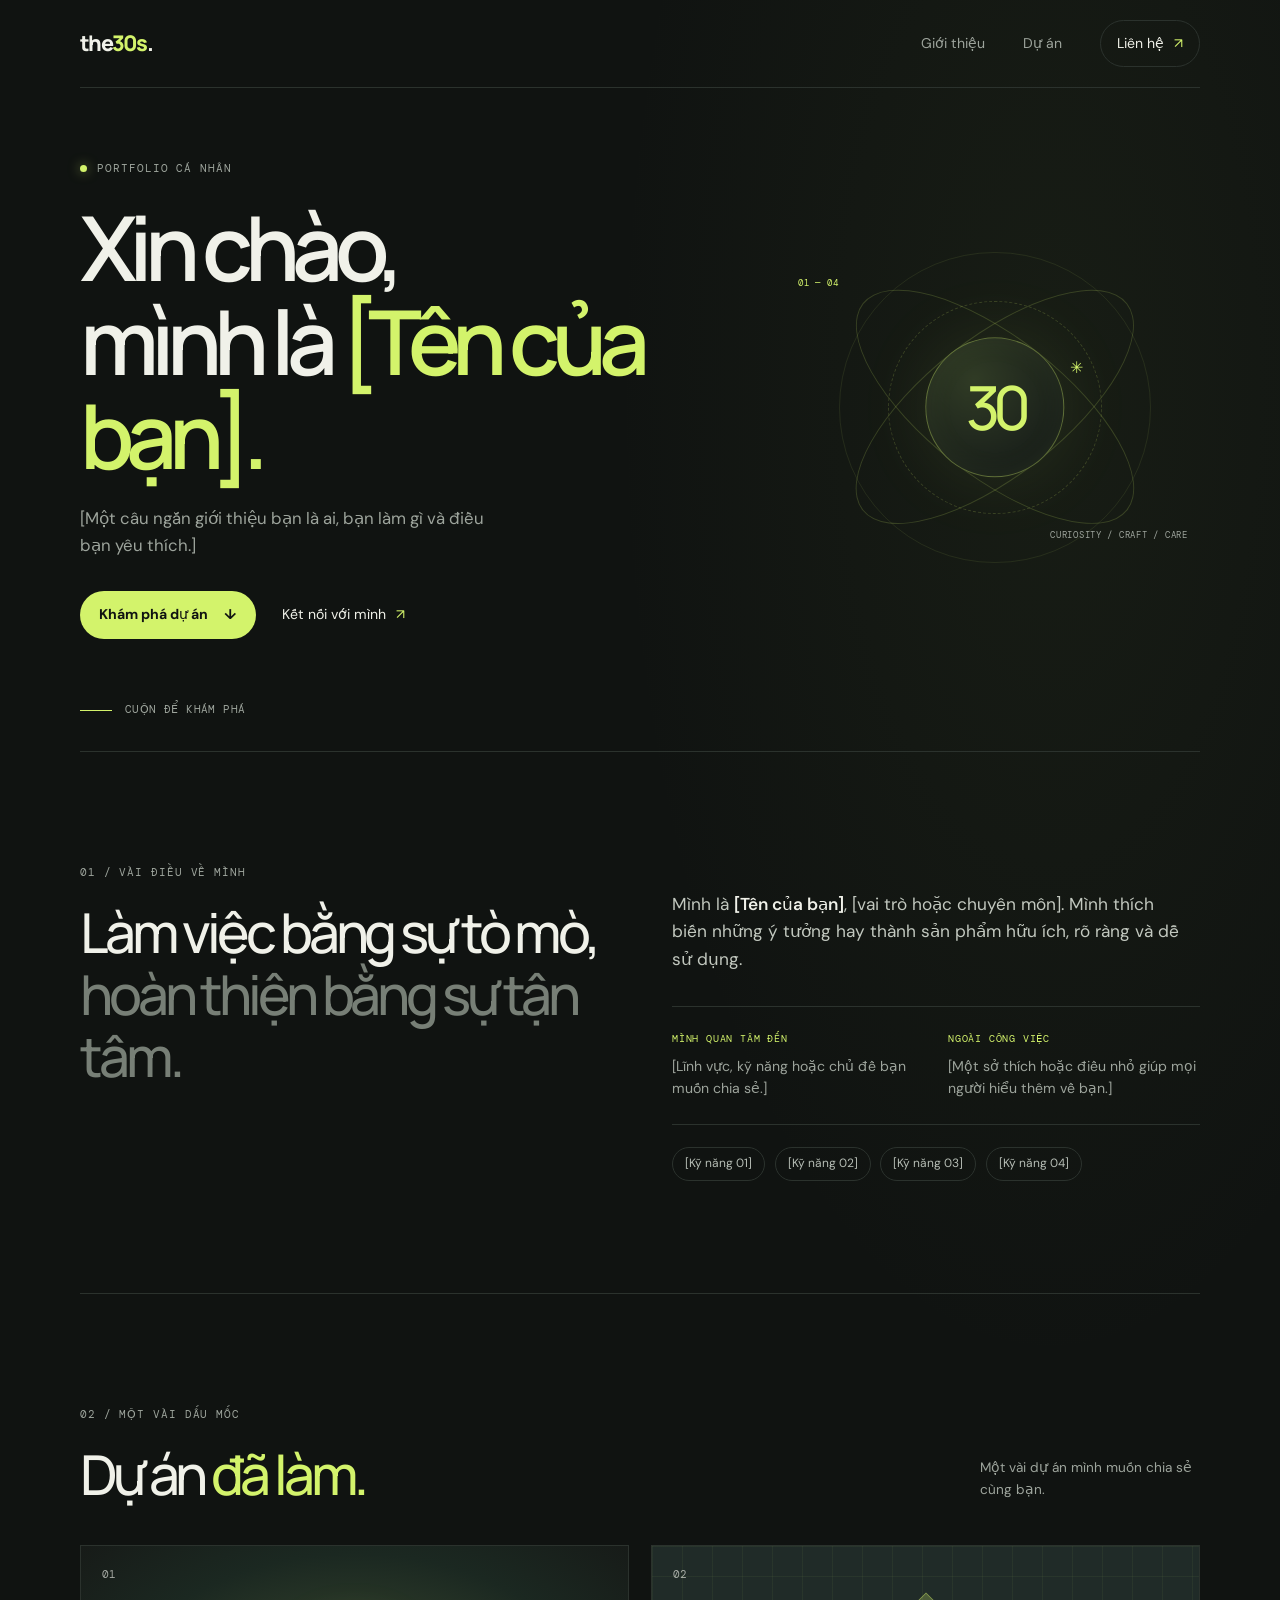
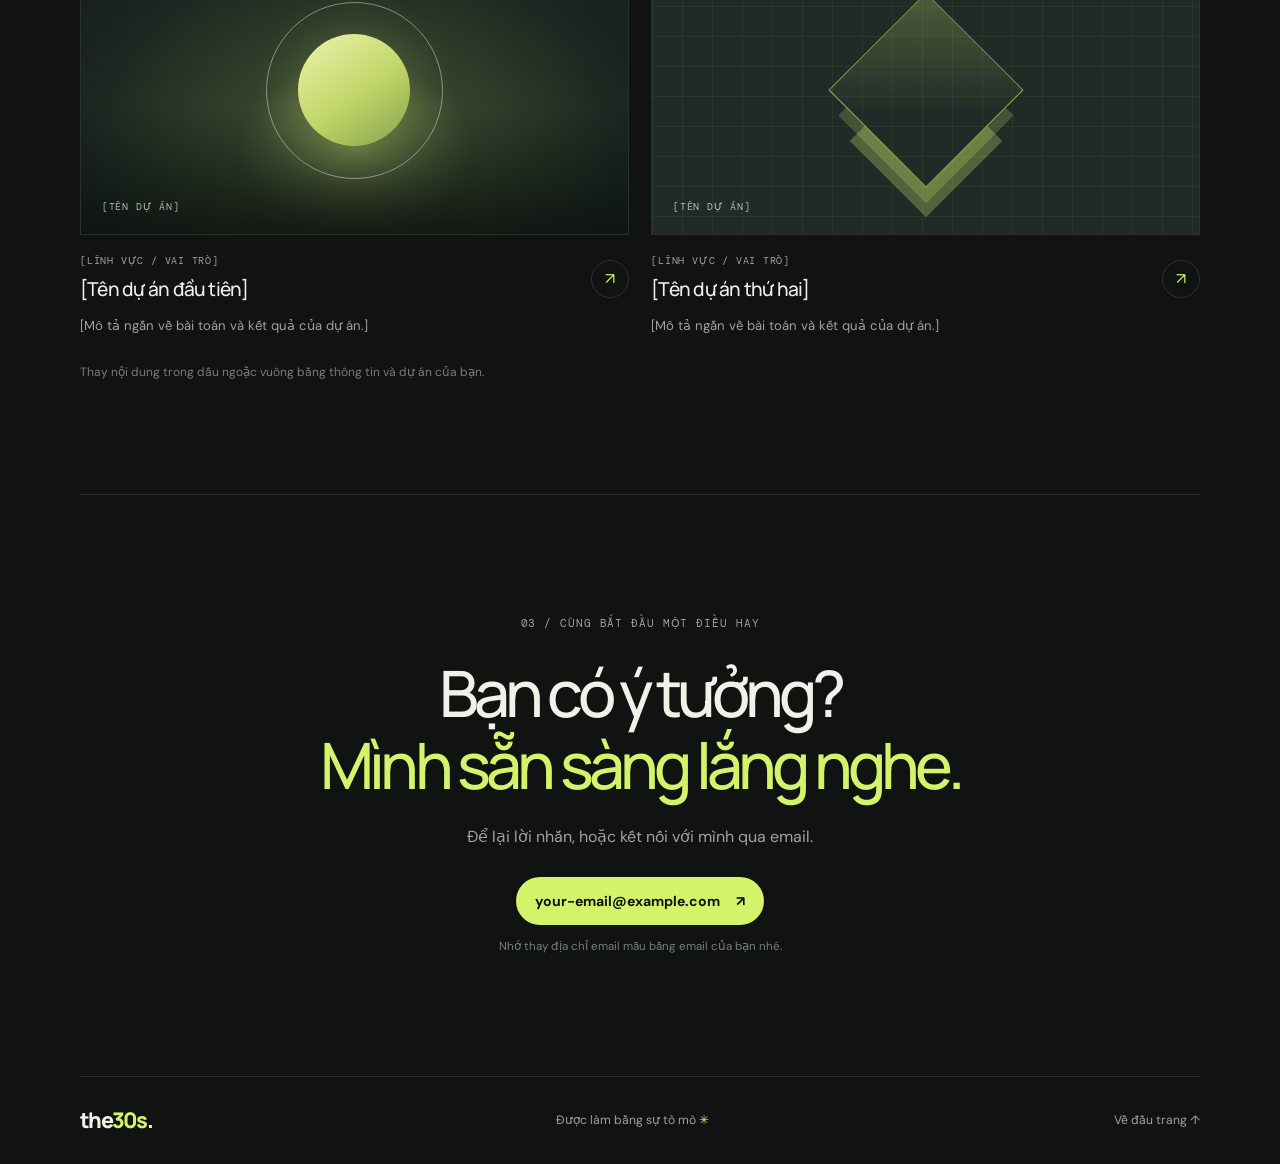
<file: site/index.html>
<!doctype html>
<html lang="vi">
  <head>
    <meta charset="utf-8">
    <meta name="viewport" content="width=device-width, initial-scale=1">
    <meta
      name="description"
      content="Portfolio cá nhân — giới thiệu, dự án và cách liên hệ."
    >
    <meta name="theme-color" content="#101311">
    <title>the30s — Portfolio cá nhân</title>
    <link rel="preconnect" href="https://fonts.googleapis.com">
    <link rel="preconnect" href="https://fonts.gstatic.com" crossorigin>
    <link
      href="https://fonts.googleapis.com/css2?family=DM+Mono:wght@400;500&family=DM+Sans:wght@400;500;600;700&family=Manrope:wght@400;500;600;700;800&display=swap"
      rel="stylesheet"
    >
    <link rel="stylesheet" href="styles.css">
    <script src="script.js" defer></script>
  </head>
  <body>
    <a class="skip-link" href="#main">Bỏ qua điều hướng</a>

    <header class="site-header">
      <a class="wordmark" href="#home" aria-label="the30s, về đầu trang">
        the<span>30s</span><span class="wordmark-dot">.</span>
      </a>
      <button
        class="menu-toggle"
        type="button"
        aria-expanded="false"
        aria-controls="primary-navigation"
      >
        <span class="menu-toggle-label">Menu</span>
        <span class="menu-toggle-icon" aria-hidden="true"></span>
      </button>
      <nav class="site-nav" id="primary-navigation" aria-label="Điều hướng chính">
        <a href="#about">Giới thiệu</a>
        <a href="#work">Dự án</a>
        <a class="nav-contact" href="#contact">Liên hệ <span aria-hidden="true">↗</span></a>
      </nav>
    </header>

    <main id="main">
      <section class="hero section-shell" id="home" aria-labelledby="hero-title">
        <div class="hero-copy">
          <p class="eyebrow"><span class="status-dot"></span> Portfolio cá nhân</p>
          <h1 id="hero-title">
            Xin chào,<br>
            mình là <span class="accent-text">[Tên của bạn]</span><span class="accent-text">.</span>
          </h1>
          <p class="hero-description">
            [Một câu ngắn giới thiệu bạn là ai, bạn làm gì và điều bạn yêu thích.]
          </p>
          <div class="hero-actions">
            <a class="button button-primary" href="#work">Khám phá dự án <span aria-hidden="true">↓</span></a>
            <a class="text-link" href="#contact">Kết nối với mình <span aria-hidden="true">↗</span></a>
          </div>
        </div>

        <div class="hero-art" aria-hidden="true">
          <div class="art-orbit orbit-outer"></div>
          <div class="art-orbit orbit-inner"></div>
          <div class="art-core"><span>30</span><span class="core-spark">✳</span></div>
          <span class="art-caption">CURIOSITY / CRAFT / CARE</span>
          <span class="art-index">01 — 04</span>
        </div>
        <a class="scroll-cue" href="#about"><span></span> Cuộn để khám phá</a>
      </section>

      <section class="about section-shell section-block" id="about" aria-labelledby="about-title">
        <div class="section-heading">
          <p class="eyebrow">01 / Vài điều về mình</p>
          <h2 id="about-title">Làm việc bằng sự tò mò,<br><span class="muted-text">hoàn thiện bằng sự tận tâm.</span></h2>
        </div>
        <div class="about-content">
          <p class="about-intro">
            Mình là <strong>[Tên của bạn]</strong>, [vai trò hoặc chuyên môn]. Mình thích biến
            những ý tưởng hay thành sản phẩm hữu ích, rõ ràng và dễ sử dụng.
          </p>
          <div class="about-details">
            <div>
              <p class="detail-label">Mình quan tâm đến</p>
              <p>[Lĩnh vực, kỹ năng hoặc chủ đề bạn muốn chia sẻ.]</p>
            </div>
            <div>
              <p class="detail-label">Ngoài công việc</p>
              <p>[Một sở thích hoặc điều nhỏ giúp mọi người hiểu thêm về bạn.]</p>
            </div>
          </div>
          <div class="skill-list" aria-label="Kỹ năng">
            <span>[Kỹ năng 01]</span>
            <span>[Kỹ năng 02]</span>
            <span>[Kỹ năng 03]</span>
            <span>[Kỹ năng 04]</span>
          </div>
        </div>
      </section>

      <section class="work section-shell section-block" id="work" aria-labelledby="work-title">
        <div class="section-heading work-heading">
          <div>
            <p class="eyebrow">02 / Một vài dấu mốc</p>
            <h2 id="work-title">Dự án <span class="accent-text">đã làm.</span></h2>
          </div>
          <p class="section-note">Một vài dự án mình muốn chia sẻ cùng bạn.</p>
        </div>

        <div class="project-grid">
          <article class="project-card project-card-featured">
            <div class="project-visual visual-sunrise" aria-hidden="true">
              <span class="visual-number">01</span>
              <span class="sunrise-disc"></span>
              <span class="visual-label">[TÊN DỰ ÁN]</span>
            </div>
            <div class="project-info">
              <div>
                <p class="project-type">[Lĩnh vực / vai trò]</p>
                <h3>[Tên dự án đầu tiên]</h3>
              </div>
              <span class="project-arrow" aria-hidden="true">↗</span>
            </div>
            <p class="project-description">[Mô tả ngắn về bài toán và kết quả của dự án.]</p>
          </article>

          <article class="project-card">
            <div class="project-visual visual-grid" aria-hidden="true">
              <span class="visual-number">02</span>
              <div class="grid-shape"></div>
              <span class="visual-label">[TÊN DỰ ÁN]</span>
            </div>
            <div class="project-info">
              <div>
                <p class="project-type">[Lĩnh vực / vai trò]</p>
                <h3>[Tên dự án thứ hai]</h3>
              </div>
              <span class="project-arrow" aria-hidden="true">↗</span>
            </div>
            <p class="project-description">[Mô tả ngắn về bài toán và kết quả của dự án.]</p>
          </article>
        </div>
        <p class="template-note">Thay nội dung trong dấu ngoặc vuông bằng thông tin và dự án của bạn.</p>
      </section>

      <section class="contact section-shell section-block" id="contact" aria-labelledby="contact-title">
        <p class="eyebrow">03 / Cùng bắt đầu một điều hay</p>
        <h2 id="contact-title">Bạn có ý tưởng?<br><span class="accent-text">Mình sẵn sàng lắng nghe.</span></h2>
        <p class="contact-description">Để lại lời nhắn, hoặc kết nối với mình qua email.</p>
        <a class="button button-primary contact-button" href="mailto:your-email@example.com">
          your-email@example.com <span aria-hidden="true">↗</span>
        </a>
        <p class="contact-note">Nhớ thay địa chỉ email mẫu bằng email của bạn nhé.</p>
      </section>
    </main>

    <footer class="site-footer section-shell">
      <a class="wordmark footer-wordmark" href="#home">the<span>30s</span><span class="wordmark-dot">.</span></a>
      <p>Được làm bằng sự tò mò <span aria-hidden="true">✳</span></p>
      <a class="back-to-top" href="#home">Về đầu trang ↑</a>
    </footer>
  </body>
</html>
</file>
<file: site/styles.css>
:root {
  color-scheme: dark;
  --color-bg: #101311;
  --color-surface: #171b18;
  --color-surface-raised: #1d231f;
  --color-text: #f0f1e9;
  --color-muted: #9da49c;
  --color-accent: #d3f36b;
  --color-accent-dark: #9ebc43;
  --color-border: #2b322d;
  --font-body: "DM Sans", sans-serif;
  --font-display: "Manrope", sans-serif;
  --font-mono: "DM Mono", monospace;
  font-family: var(--font-body);
  font-synthesis: none;
  text-rendering: optimizeLegibility;
}

* {
  box-sizing: border-box;
}

html {
  scroll-behavior: smooth;
  scroll-padding-top: 6rem;
}

body {
  min-width: 320px;
  margin: 0;
  background:
    radial-gradient(ellipse at 82% 14%, rgb(91 114 54 / 10%), transparent 27rem),
    var(--color-bg);
  color: var(--color-text);
  line-height: 1.6;
}

body,
button,
a {
  font-family: var(--font-body);
}

a {
  color: inherit;
  text-decoration: none;
}

a:focus-visible,
button:focus-visible {
  outline: 2px solid var(--color-accent);
  outline-offset: 5px;
}

::selection {
  background: var(--color-accent);
  color: var(--color-bg);
}

.skip-link {
  position: fixed;
  z-index: 5;
  top: 1rem;
  left: 1rem;
  padding: 0.75rem 1rem;
  transform: translateY(-160%);
  background: var(--color-accent);
  color: var(--color-bg);
}

.skip-link:focus {
  transform: translateY(0);
}

.section-shell,
.site-header {
  width: min(1120px, calc(100% - 3rem));
  margin-inline: auto;
}

.site-header {
  position: relative;
  z-index: 2;
  display: flex;
  min-height: 88px;
  align-items: center;
  justify-content: space-between;
  border-bottom: 1px solid var(--color-border);
}

.wordmark {
  font-family: var(--font-display);
  font-size: 1.35rem;
  font-weight: 800;
  letter-spacing: -0.08em;
}

.wordmark > span:first-child {
  color: var(--color-accent);
}

.wordmark-dot {
  color: var(--color-text);
}

.site-nav {
  display: flex;
  align-items: center;
  gap: 2.4rem;
  color: var(--color-muted);
  font-size: 0.88rem;
}

.site-nav a,
.text-link,
.back-to-top {
  transition: color 180ms ease;
}

.site-nav a:hover,
.text-link:hover,
.back-to-top:hover {
  color: var(--color-accent);
}

.site-nav .nav-contact {
  padding: 0.7rem 1rem;
  border: 1px solid var(--color-border);
  border-radius: 999px;
  color: var(--color-text);
}

.nav-contact span,
.text-link span {
  margin-left: 0.35rem;
  color: var(--color-accent);
}

.menu-toggle {
  display: none;
}

.hero {
  position: relative;
  display: grid;
  min-height: 640px;
  grid-template-columns: 1.1fr 0.9fr;
  align-items: center;
  padding-block: 4.5rem 6rem;
}

.hero-copy {
  position: relative;
  z-index: 1;
  padding-bottom: 1rem;
}

.eyebrow,
.detail-label,
.project-type,
.visual-label,
.art-caption,
.art-index {
  font-family: var(--font-mono);
  font-size: 0.7rem;
  letter-spacing: 0.08em;
  text-transform: uppercase;
}

.eyebrow {
  display: flex;
  align-items: center;
  gap: 0.65rem;
  margin: 0 0 1.4rem;
  color: var(--color-muted);
}

.status-dot {
  width: 7px;
  height: 7px;
  border-radius: 50%;
  background: var(--color-accent);
  box-shadow: 0 0 12px rgb(211 243 107 / 55%);
}

h1,
h2,
h3,
p {
  margin-top: 0;
}

h1,
h2,
h3 {
  font-family: var(--font-display);
}

h1 {
  margin-bottom: 1.4rem;
  font-size: clamp(3.2rem, 7vw, 6.2rem);
  font-weight: 600;
  letter-spacing: -0.09em;
  line-height: 1.05;
}

.accent-text {
  color: var(--color-accent);
}

.hero-description {
  max-width: 430px;
  margin-bottom: 2rem;
  color: var(--color-muted);
  font-size: 1.05rem;
}

.hero-actions {
  display: flex;
  align-items: center;
  gap: 1.6rem;
}

.button {
  display: inline-flex;
  min-height: 48px;
  align-items: center;
  justify-content: center;
  gap: 1rem;
  padding: 0.7rem 1.2rem;
  border-radius: 999px;
  font-size: 0.88rem;
  font-weight: 700;
  transition: background-color 180ms ease, transform 180ms ease;
}

.button:hover {
  transform: translateY(-2px);
}

.button-primary {
  background: var(--color-accent);
  color: var(--color-bg);
}

.button-primary:hover {
  background: #e2ffa0;
}

.text-link {
  color: var(--color-text);
  font-size: 0.88rem;
}

.hero-art {
  position: relative;
  width: min(100%, 410px);
  aspect-ratio: 1;
  justify-self: end;
}

.hero-art::before,
.hero-art::after {
  position: absolute;
  content: "";
}

.hero-art::before {
  inset: 12%;
  border: 1px solid rgb(211 243 107 / 9%);
  border-radius: 50%;
}

.hero-art::after {
  inset: 24%;
  border: 1px dashed rgb(211 243 107 / 18%);
  border-radius: 50%;
  animation: orbit 32s linear infinite;
}

.art-orbit {
  position: absolute;
  top: 50%;
  left: 50%;
  border: 1px solid rgb(211 243 107 / 18%);
  border-radius: 50%;
  transform: translate(-50%, -50%);
}

.orbit-outer {
  width: 82%;
  height: 34%;
  transform: translate(-50%, -50%) rotate(-38deg);
}

.orbit-inner {
  width: 82%;
  height: 34%;
  transform: translate(-50%, -50%) rotate(38deg);
}

.art-core {
  position: absolute;
  top: 50%;
  left: 50%;
  display: flex;
  width: 34%;
  aspect-ratio: 1;
  align-items: center;
  justify-content: center;
  border: 1px solid rgb(211 243 107 / 35%);
  border-radius: 50%;
  background: radial-gradient(circle at 35% 30%, #303b25, #191f1a 72%);
  box-shadow: 0 0 80px rgb(211 243 107 / 9%), inset 0 0 30px rgb(211 243 107 / 6%);
  color: var(--color-accent);
  font-family: var(--font-display);
  font-size: 3.8rem;
  font-weight: 500;
  letter-spacing: -0.12em;
  transform: translate(-50%, -50%);
}

.core-spark {
  position: absolute;
  top: 12%;
  right: -9%;
  font-size: 1rem;
}

.art-caption,
.art-index {
  position: absolute;
  color: var(--color-muted);
  font-size: 0.57rem;
}

.art-caption {
  right: 3%;
  bottom: 17%;
}

.art-index {
  top: 18%;
  left: 2%;
  color: var(--color-accent);
}

.scroll-cue {
  position: absolute;
  bottom: 2rem;
  left: 0;
  display: flex;
  align-items: center;
  gap: 0.8rem;
  color: var(--color-muted);
  font-family: var(--font-mono);
  font-size: 0.66rem;
  letter-spacing: 0.04em;
  text-transform: uppercase;
}

.scroll-cue span {
  width: 32px;
  height: 1px;
  background: var(--color-accent);
}

.section-block {
  padding-block: 7rem;
  border-top: 1px solid var(--color-border);
}

.about {
  display: grid;
  grid-template-columns: 1fr 1fr;
  gap: 4rem;
}

.section-heading .eyebrow,
.work-heading .eyebrow {
  margin-bottom: 1.2rem;
}

h2 {
  margin-bottom: 0;
  font-size: clamp(2.2rem, 4.3vw, 3.8rem);
  font-weight: 500;
  letter-spacing: -0.075em;
  line-height: 1.13;
}

.muted-text {
  color: #777f76;
}

.about-content {
  padding-top: 1.7rem;
}

.about-intro {
  max-width: 510px;
  margin-bottom: 2rem;
  color: #c2c8bf;
  font-size: 1.08rem;
}

.about-intro strong {
  color: var(--color-text);
  font-weight: 600;
}

.about-details {
  display: grid;
  grid-template-columns: 1fr 1fr;
  gap: 1.5rem;
  padding-block: 1.5rem;
  border-block: 1px solid var(--color-border);
  color: var(--color-muted);
  font-size: 0.88rem;
}

.about-details p:last-child {
  margin-bottom: 0;
}

.detail-label {
  margin-bottom: 0.5rem;
  color: var(--color-accent);
  font-size: 0.62rem;
}

.skill-list {
  display: flex;
  flex-wrap: wrap;
  gap: 0.6rem;
  margin-top: 1.4rem;
}

.skill-list span {
  padding: 0.4rem 0.75rem;
  border: 1px solid var(--color-border);
  border-radius: 999px;
  color: #b6bdb5;
  font-size: 0.75rem;
}

.work-heading {
  display: flex;
  align-items: end;
  justify-content: space-between;
  gap: 2rem;
  margin-bottom: 2.5rem;
}

.section-note {
  max-width: 220px;
  margin-bottom: 0.3rem;
  color: var(--color-muted);
  font-size: 0.85rem;
}

.project-grid {
  display: grid;
  grid-template-columns: 1fr 1fr;
  gap: 1.4rem;
}

.project-card {
  min-width: 0;
}

.project-visual {
  position: relative;
  display: grid;
  min-height: 290px;
  overflow: hidden;
  place-items: center;
  border: 1px solid var(--color-border);
  background: var(--color-surface);
}

.visual-sunrise {
  background:
    linear-gradient(180deg, transparent 56%, rgb(13 17 14 / 82%)),
    radial-gradient(ellipse at 50% 70%, #7a8d52 0, #35432d 30%, #1b2821 68%, #171b18 100%);
}

.visual-sunrise::before {
  position: absolute;
  width: 175px;
  aspect-ratio: 1;
  border: 1px solid rgb(240 241 233 / 45%);
  border-radius: 50%;
  content: "";
}

.sunrise-disc {
  width: 112px;
  aspect-ratio: 1;
  border-radius: 50%;
  background: linear-gradient(145deg, #eff4b0, #c0d668 54%, #89a04e);
  box-shadow: 0 0 55px rgb(211 243 107 / 22%);
}

.visual-grid {
  background-color: #202b28;
  background-image: linear-gradient(rgb(211 243 107 / 5%) 1px, transparent 1px),
    linear-gradient(90deg, rgb(211 243 107 / 5%) 1px, transparent 1px);
  background-size: 30px 30px;
}

.grid-shape {
  width: 138px;
  aspect-ratio: 1;
  border: 1px solid rgb(211 243 107 / 55%);
  background: linear-gradient(135deg, rgb(211 243 107 / 25%), transparent 62%);
  box-shadow: 18px 18px 0 -7px rgb(211 243 107 / 20%), 36px 36px 0 -15px rgb(211 243 107 / 28%);
  transform: rotate(45deg);
}

.visual-number {
  position: absolute;
  top: 1.2rem;
  left: 1.3rem;
  color: rgb(240 241 233 / 65%);
  font-family: var(--font-mono);
  font-size: 0.7rem;
}

.visual-label {
  position: absolute;
  bottom: 1.2rem;
  left: 1.3rem;
  color: rgb(240 241 233 / 72%);
  font-size: 0.62rem;
}

.project-info {
  display: flex;
  align-items: center;
  justify-content: space-between;
  gap: 1rem;
  padding-top: 1.1rem;
}

.project-type {
  margin-bottom: 0.35rem;
  color: var(--color-muted);
  font-size: 0.62rem;
}

.project-info h3 {
  margin-bottom: 0;
  font-size: 1.2rem;
  font-weight: 500;
  letter-spacing: -0.04em;
}

.project-arrow {
  display: grid;
  width: 38px;
  height: 38px;
  flex: 0 0 auto;
  place-items: center;
  border: 1px solid var(--color-border);
  border-radius: 50%;
  color: var(--color-accent);
}

.project-description {
  max-width: 410px;
  margin-block: 0.6rem 0;
  color: var(--color-muted);
  font-size: 0.82rem;
}

.template-note {
  margin: 1.7rem 0 0;
  color: #777f76;
  font-size: 0.75rem;
}

.contact {
  padding-block: 7.5rem;
  text-align: center;
}

.contact .eyebrow {
  justify-content: center;
  margin-bottom: 1.5rem;
}

.contact h2 {
  font-size: clamp(2.4rem, 5vw, 4.4rem);
}

.contact-description {
  margin-block: 1.4rem 1.7rem;
  color: var(--color-muted);
}

.contact-button {
  min-width: 245px;
}

.contact-note {
  margin: 0.8rem 0 0;
  color: #777f76;
  font-size: 0.72rem;
}

.site-footer {
  display: flex;
  min-height: 88px;
  align-items: center;
  justify-content: space-between;
  gap: 1rem;
  border-top: 1px solid var(--color-border);
  color: var(--color-muted);
  font-size: 0.76rem;
}

.footer-wordmark {
  color: var(--color-text);
}

.site-footer p {
  margin: 0;
}

.site-footer p span {
  color: var(--color-accent);
}

.back-to-top {
  color: var(--color-muted);
}

@keyframes orbit {
  to {
    transform: rotate(360deg);
  }
}

@media (max-width: 760px) {
  .section-shell,
  .site-header {
    width: min(100% - 2.5rem, 560px);
  }

  .site-header {
    min-height: 74px;
  }

  .menu-toggle {
    display: inline-flex;
    align-items: center;
    gap: 0.7rem;
    padding: 0.6rem 0;
    border: 0;
    background: transparent;
    color: var(--color-text);
    cursor: pointer;
    font-size: 0.8rem;
  }

  .menu-toggle-icon,
  .menu-toggle-icon::after {
    width: 18px;
    height: 1px;
    background: var(--color-accent);
    content: "";
    transition: transform 180ms ease;
  }

  .menu-toggle-icon {
    position: relative;
  }

  .menu-toggle-icon::after {
    position: absolute;
    top: 6px;
    left: 0;
  }

  .site-header[data-nav-open="true"] .menu-toggle-icon {
    transform: rotate(45deg);
  }

  .site-header[data-nav-open="true"] .menu-toggle-icon::after {
    top: 0;
    transform: rotate(90deg);
  }

  .site-nav {
    position: absolute;
    top: calc(100% - 1px);
    right: 0;
    left: 0;
    display: none;
    align-items: stretch;
    gap: 0;
    padding: 0.5rem 1rem 1rem;
    border: 1px solid var(--color-border);
    border-top: 0;
    background: var(--color-bg);
  }

  .site-header[data-nav-open="true"] .site-nav {
    display: grid;
  }

  .site-nav a {
    padding: 0.85rem 0;
  }

  .site-nav .nav-contact {
    padding: 0.85rem 0;
    border: 0;
    border-radius: 0;
  }

  .hero {
    min-height: auto;
    grid-template-columns: 1fr;
    padding-block: 5.3rem 5.6rem;
  }

  .hero-copy {
    padding-bottom: 0;
  }

  h1 {
    font-size: clamp(3.1rem, 13vw, 5.2rem);
  }

  .hero-art {
    width: min(78%, 330px);
    justify-self: center;
    margin-top: 2.5rem;
  }

  .art-core {
    font-size: 3rem;
  }

  .scroll-cue {
    bottom: 1.5rem;
  }

  .section-block {
    padding-block: 5rem;
  }

  .about {
    grid-template-columns: 1fr;
    gap: 1rem;
  }

  .about-content {
    padding-top: 1rem;
  }

  .work-heading {
    align-items: start;
    flex-direction: column;
    gap: 1rem;
    margin-bottom: 1.7rem;
  }

  .section-note {
    max-width: 320px;
  }

  .project-grid {
    grid-template-columns: 1fr;
    gap: 2rem;
  }

  .project-visual {
    min-height: 260px;
  }

  .contact {
    padding-block: 5rem;
  }
}

@media (max-width: 420px) {
  .hero-actions {
    align-items: start;
    flex-direction: column;
    gap: 1.1rem;
  }

  .about-details {
    grid-template-columns: 1fr;
    gap: 1.2rem;
  }

  .site-footer {
    min-height: 110px;
    flex-wrap: wrap;
    padding-block: 1rem;
  }

  .site-footer p {
    order: 1;
    width: 100%;
  }
}

@media (prefers-reduced-motion: reduce) {
  *,
  *::before,
  *::after {
    scroll-behavior: auto !important;
    animation-duration: 0.01ms !important;
    animation-iteration-count: 1 !important;
    transition-duration: 0.01ms !important;
  }
}
</file>
